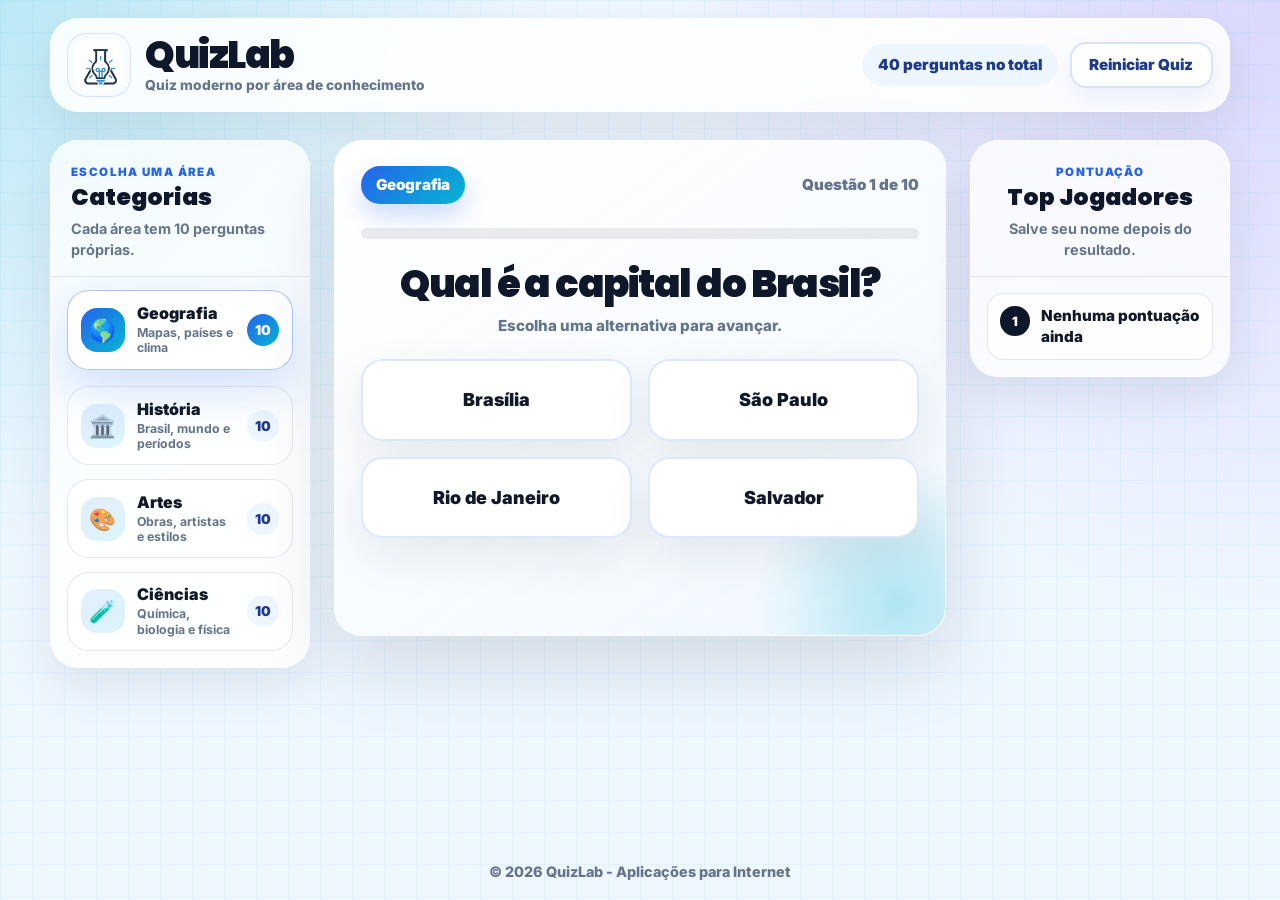
<file: QuizLab/index.html>
<!DOCTYPE html>
<html lang="pt-br">
<head>
    <meta charset="UTF-8">
    <meta name="viewport" content="width=device-width, initial-scale=1.0">
    <title>QuizLab - Quiz por Área</title>
    <link rel="preconnect" href="https://fonts.googleapis.com">
    <link rel="preconnect" href="https://fonts.gstatic.com" crossorigin>
    <link href="https://fonts.googleapis.com/css2?family=Inter:wght@400;500;600;700;800;900&family=Poppins:wght@700;800;900&display=swap" rel="stylesheet">
    <link rel="stylesheet" href="CSS/variables.css">
    <link rel="stylesheet" href="CSS/reset.css">
    <link rel="stylesheet" href="CSS/base.css">
    <link rel="stylesheet" href="CSS/layout.css">
    <link rel="stylesheet" href="CSS/Components/nav.css">
    <link rel="stylesheet" href="CSS/Components/btn.css">
    <link rel="stylesheet" href="CSS/Components/card.css">
    <link rel="stylesheet" href="CSS/Components/footer.css">
    <link rel="stylesheet" href="CSS/utilities.css">
</head>
<body>
    <div class="page-shell">
        <header class="header">
            <div class="header__inner">
                <a class="brand" href="#" aria-label="Página inicial do QuizLab">
                    <span class="brand__mark">
                        <img src="assets/logo-quizlab-icon.png" alt="Logo QuizLab" class="brand__logo">
                    </span>
                    <span class="brand__text">
                        <span class="brand__name">QuizLab</span>
                        <span class="brand__tagline">Quiz moderno por área de conhecimento</span>
                    </span>
                </a>

                <div class="header__actions">
                    <span class="header__pill">40 perguntas no total</span>
                    <button id="btn-reiniciar" class="btn btn--outline" type="button">Reiniciar Quiz</button>
                </div>
            </div>
        </header>

        <main class="app-layout" aria-label="Aplicação de quiz">
            <aside class="side-card categories-card" aria-labelledby="categories-title">
                <div class="side-card__header">
                    <span class="side-card__eyebrow">Escolha uma área</span>
                    <h2 id="categories-title" class="side-card__title">Categorias</h2>
                    <p class="side-card__text">Cada área tem 10 perguntas próprias.</p>
                </div>

                <ul class="category-list" aria-label="Categorias do quiz">
                    <li>
                        <button class="category-card category-card--active" type="button" data-category="Geografia">
                            <span class="category-card__icon" aria-hidden="true">🌎</span>
                            <span class="category-card__content">
                                <strong>Geografia</strong>
                                <small>Mapas, países e clima</small>
                            </span>
                            <span class="category-card__count">10</span>
                        </button>
                    </li>
                    <li>
                        <button class="category-card" type="button" data-category="História">
                            <span class="category-card__icon" aria-hidden="true">🏛️</span>
                            <span class="category-card__content">
                                <strong>História</strong>
                                <small>Brasil, mundo e períodos</small>
                            </span>
                            <span class="category-card__count">10</span>
                        </button>
                    </li>
                    <li>
                        <button class="category-card" type="button" data-category="Artes">
                            <span class="category-card__icon" aria-hidden="true">🎨</span>
                            <span class="category-card__content">
                                <strong>Artes</strong>
                                <small>Obras, artistas e estilos</small>
                            </span>
                            <span class="category-card__count">10</span>
                        </button>
                    </li>
                    <li>
                        <button class="category-card" type="button" data-category="Ciências">
                            <span class="category-card__icon" aria-hidden="true">🧪</span>
                            <span class="category-card__content">
                                <strong>Ciências</strong>
                                <small>Química, biologia e física</small>
                            </span>
                            <span class="category-card__count">10</span>
                        </button>
                    </li>
                </ul>
            </aside>

            <section class="quiz-card" aria-labelledby="question-text">
                <div class="quiz-card__glow" aria-hidden="true"></div>

                <div class="quiz-card__top">
                    <span id="category-label" class="quiz-card__badge">Geografia</span>
                    <p class="stats">Questão 1 de 10</p>
                </div>

                <div class="progress" aria-hidden="true">
                    <span id="progress-bar" class="progress__bar"></span>
                </div>

                <div class="quiz-card__body">
                    <h1 id="question-text" class="quiz-card__question">Carregando pergunta...</h1>
                    <p id="question-helper" class="quiz-card__helper">Escolha uma alternativa para avançar.</p>
                </div>

                <div class="quiz-grid" aria-live="polite"></div>
            </section>

            <aside class="side-card ranking-card" aria-labelledby="ranking-title">
                <div class="side-card__header side-card__header--center">
                    <span class="side-card__eyebrow">Pontuação</span>
                    <h2 id="ranking-title" class="side-card__title">Top Jogadores</h2>
                    <p class="side-card__text">Salve seu nome depois do resultado.</p>
                </div>

                <ol id="leaderboard-list" class="leaderboard-list">
                    <li>Nenhuma pontuação ainda</li>
                </ol>
            </aside>
        </main>

        <footer class="footer">
            <p class="footer__text">&copy; <span id="year"></span> QuizLab - Aplicações para Internet</p>
        </footer>
    </div>

    <script defer src="js/main.js"></script>
    <script defer src="js/app.js"></script>
</body>
</html>
</file>
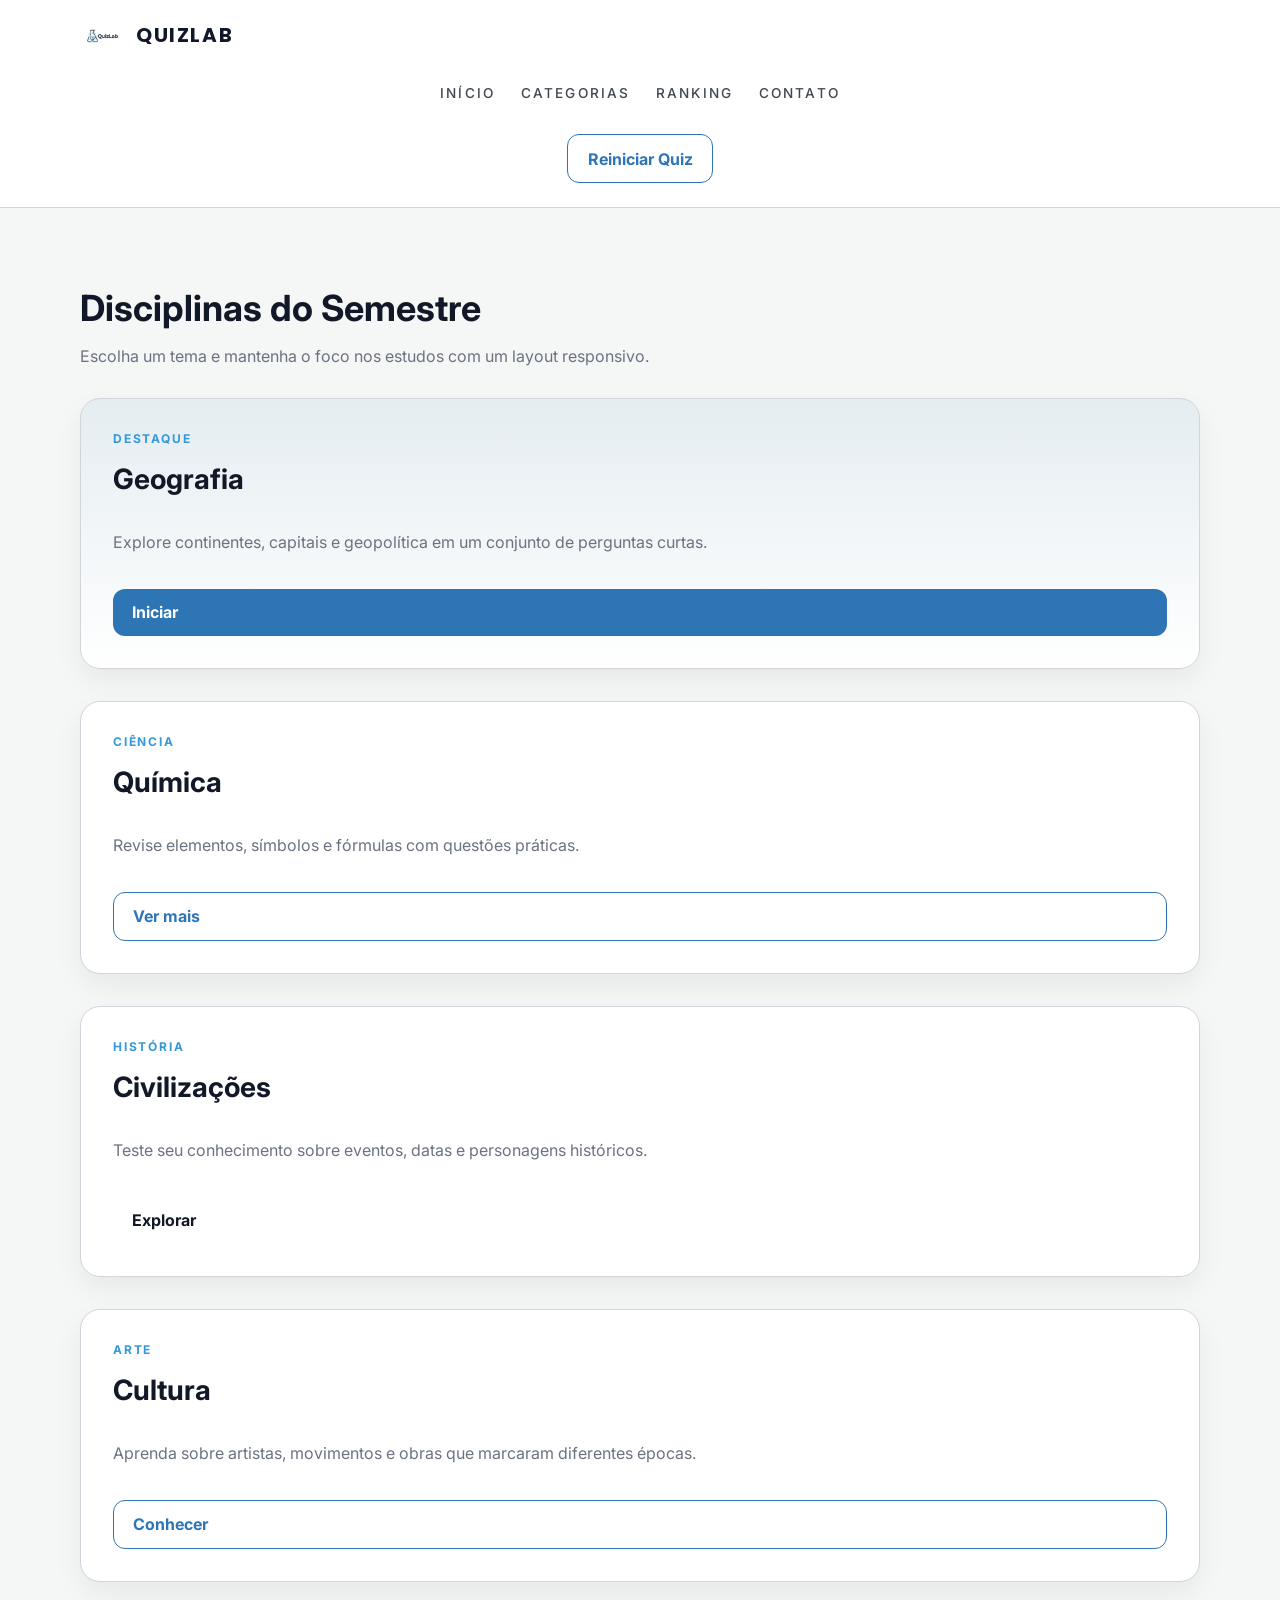
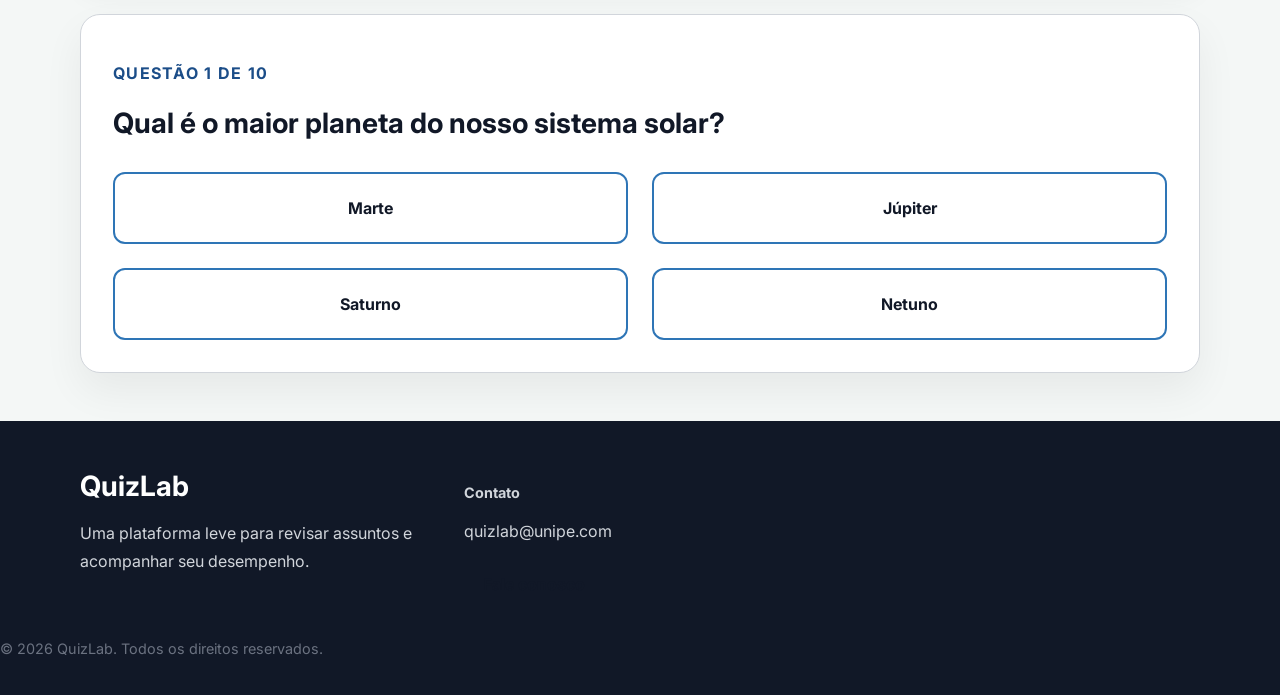
<file: Quiz/Quiz/index.html>
<!DOCTYPE html>
<html lang="pt-br">
<head>
    <meta charset="UTF-8">
    <meta name="viewport" content="width=device-width, initial-scale=1.0">
    <title>QuizLab - Conhecimentos Gerais</title>
    <link rel="preconnect" href="https://fonts.googleapis.com">
    <link rel="preconnect" href="https://fonts.gstatic.com" crossorigin>
    <link href="https://fonts.googleapis.com/css2?family=Inter:wght@400;500;700&family=Poppins:wght@700&display=swap" rel="stylesheet">
    <link rel="stylesheet" href="CSS/tokens/primitives.css">
    <link rel="stylesheet" href="CSS/tokens/semantic.css">
    <link rel="stylesheet" href="CSS/tokens/spacing.css">
    <link rel="stylesheet" href="CSS/tokens/typography.css">
    <link rel="stylesheet" href="CSS/reset.css">
    <link rel="stylesheet" href="CSS/base.css">
    <link rel="stylesheet" href="CSS/layout.css">
    <link rel="stylesheet" href="CSS/Components/nav.css">
    <link rel="stylesheet" href="CSS/Components/card.css">
    <link rel="stylesheet" href="CSS/Components/footer.css">
    <link rel="stylesheet" href="CSS/Components/btn.css">
    <link rel="stylesheet" href="CSS/utilities.css">
</head>
<body>
    <header class="header">
        <div class="header__inner container">
            <a href="#" class="header__brand">
                <img src="assets/logo-quizlab.png" alt="Logo QuizLab" class="header__brand-logo">
                <span>QuizLab</span>
            </a>
            <button class="header__toggle" type="button" aria-label="Abrir menu" aria-expanded="false">
                <span class="header__toggle-icon"></span>
            </button>
        </div>
        <nav class="header__nav container" aria-label="Menu principal">
            <ul class="header__list">
                <li><a class="header__link" href="#">Início</a></li>
                <li><a class="header__link" href="#">Categorias</a></li>
                <li><a class="header__link" href="#">Ranking</a></li>
                <li><a class="header__link" href="#">Contato</a></li>
            </ul>
            <div class="header__actions">
                <button id="btn-reiniciar" class="btn btn--outline" type="button">Reiniciar Quiz</button>
            </div>
        </nav>
    </header>

    <main class="main">
        <section class="section container">
            <div class="section__header">
                <h2 class="section__title">Disciplinas do Semestre</h2>
                <p class="section__subtitle">Escolha um tema e mantenha o foco nos estudos com um layout responsivo.</p>
            </div>

            <div class="cards-grid">
                <article class="card card--featured">
                    <span class="card__eyebrow">Destaque</span>
                    <h3 class="card__title">Geografia</h3>
                    <p class="card__text">Explore continentes, capitais e geopolítica em um conjunto de perguntas curtas.</p>
                    <button class="btn btn--primary" type="button">Iniciar</button>
                </article>

                <article class="card">
                    <span class="card__eyebrow">Ciência</span>
                    <h3 class="card__title">Química</h3>
                    <p class="card__text">Revise elementos, símbolos e fórmulas com questões práticas.</p>
                    <button class="btn btn--outline" type="button">Ver mais</button>
                </article>

                <article class="card">
                    <span class="card__eyebrow">História</span>
                    <h3 class="card__title">Civilizações</h3>
                    <p class="card__text">Teste seu conhecimento sobre eventos, datas e personagens históricos.</p>
                    <button class="btn btn--ghost" type="button">Explorar</button>
                </article>

                <article class="card">
                    <span class="card__eyebrow">Arte</span>
                    <h3 class="card__title">Cultura</h3>
                    <p class="card__text">Aprenda sobre artistas, movimentos e obras que marcaram diferentes épocas.</p>
                    <button class="btn btn--outline" type="button">Conhecer</button>
                </article>
            </div>

            <article class="quiz-box u-mt-lg">
                <p class="stats">Questão 1 de 10</p>
                <h2 id="question-text">Qual é o maior planeta do nosso sistema solar?</h2>
                <div class="quiz-grid">
                    <button class="answer-card">Marte</button>
                    <button class="answer-card">Júpiter</button>
                    <button class="answer-card">Saturno</button>
                    <button class="answer-card">Netuno</button>
                </div>
            </article>
        </section>
    </main>

    <footer class="footer">
        <div class="footer__inner container">
            <div class="footer__col">
                <a href="#" class="footer__brand">QuizLab</a>
                <p class="footer__text">Uma plataforma leve para revisar assuntos e acompanhar seu desempenho.</p>
            </div>
            <div class="footer__col">
                <h3 class="footer__title">Contato</h3>
                <p class="footer__text">quizlab@unipe.com</p>
                <button class="btn btn--ghost" type="button">Fale conosco</button>
            </div>
        </div>
        <p class="footer__legal">&copy; <span id="year"></span> QuizLab. Todos os direitos reservados.</p>
    </footer>

    <script defer src="js/main.js"></script>
    <script defer src="js/app.js"></script>
</body>
</html>
</file>
<file: QuizLab/CSS/variables.css>
:root {
    --font-sans: 'Inter', system-ui, -apple-system, BlinkMacSystemFont, 'Segoe UI', sans-serif;
    --font-display: 'Poppins', system-ui, sans-serif;

    --color-primary-950: #0f172a;
    --color-primary-800: #1e3a8a;
    --color-primary-700: #1d4ed8;
    --color-primary-600: #2563eb;
    --color-primary-500: #3b82f6;
    --color-cyan: #06b6d4;
    --color-purple: #8b5cf6;
    --color-green: #22c55e;
    --color-red: #ef4444;
    --color-bg-body: #eef6ff;
    --color-bg-surface: rgba(255, 255, 255, 0.86);
    --color-border: rgba(15, 23, 42, 0.10);
    --color-text: #111827;
    --color-muted: #64748b;

    --space-xs: 0.5rem;
    --space-sm: 0.75rem;
    --space-md: 1rem;
    --space-lg: 1.5rem;
    --space-xl: 2rem;
    --space-xxl: 3rem;

    --radius-sm: 0.65rem;
    --radius-md: 1rem;
    --radius-lg: 1.35rem;
    --radius-xl: 1.75rem;
    --radius-pill: 999px;

    --border-thin: 1px;
    --border-base: 2px;

    --shadow-card: 0 18px 48px rgba(15, 23, 42, 0.08);
    --shadow-soft: 0 28px 80px rgba(15, 23, 42, 0.12);
    --shadow-hover: 0 22px 48px rgba(37, 99, 235, 0.18);

    --fs-sm: 0.9rem;
    --fs-base: clamp(0.95rem, 1.1vw, 1rem);
    --fs-h1: clamp(2rem, 3vw, 3.35rem);
    --fs-h2: clamp(1.35rem, 1.8vw, 1.8rem);
    --fs-h3: clamp(1rem, 1.4vw, 1.15rem);
}
</file>
<file: QuizLab/CSS/base.css>
html {
    scroll-behavior: smooth;
}

body {
    min-height: 100vh;
    font-family: var(--font-sans);
    font-size: var(--fs-base);
    color: var(--color-text);
    background:
        linear-gradient(90deg, rgba(14, 165, 233, 0.055) 1px, transparent 1px),
        linear-gradient(180deg, rgba(14, 165, 233, 0.055) 1px, transparent 1px),
        radial-gradient(circle at top left, rgba(6, 182, 212, 0.22), transparent 34rem),
        radial-gradient(circle at top right, rgba(139, 92, 246, 0.20), transparent 38rem),
        var(--color-bg-body);
    background-size: 32px 32px, 32px 32px, auto, auto, auto;
}

.page-shell {
    min-height: 100vh;
    display: flex;
    flex-direction: column;
}

button {
    cursor: pointer;
}

button:focus-visible,
a:focus-visible,
input:focus-visible {
    outline: 3px solid rgba(37, 99, 235, 0.35);
    outline-offset: 3px;
}
</file>
<file: QuizLab/CSS/layout.css>
.header {
    padding: 1.15rem 1rem 0;
}

.header__inner,
.app-layout {
    width: min(1180px, calc(100% - 2rem));
    margin-inline: auto;
}

.header__inner {
    min-height: 5.6rem;
    display: flex;
    align-items: center;
    justify-content: space-between;
    gap: 1rem;
    padding: 0.85rem 1rem;
    background: rgba(255, 255, 255, 0.88);
    border: 1px solid rgba(255, 255, 255, 0.78);
    border-radius: 1.75rem;
    box-shadow: var(--shadow-card);
    backdrop-filter: blur(16px);
}

.header__actions {
    display: flex;
    align-items: center;
    justify-content: flex-end;
    flex-wrap: wrap;
    gap: 0.75rem;
}

.header__pill {
    min-height: 2.65rem;
    display: inline-flex;
    align-items: center;
    justify-content: center;
    padding: 0.55rem 1rem;
    border-radius: var(--radius-pill);
    background: #eef6ff;
    color: var(--color-primary-800);
    font-weight: 900;
}

.app-layout {
    flex: 1;
    display: grid;
    grid-template-columns: 260px minmax(0, 1fr) 260px;
    gap: 1.5rem;
    align-items: start;
    margin-block: 1.75rem;
}

.quiz-card {
    min-height: 31rem;
    display: flex;
    flex-direction: column;
    gap: var(--space-lg);
    padding: clamp(1.35rem, 2vw, 2.25rem);
    background:
        linear-gradient(145deg, rgba(255, 255, 255, 0.94), rgba(239, 246, 255, 0.84)),
        var(--color-bg-surface);
    border: 1px solid rgba(255, 255, 255, 0.78);
    border-radius: var(--radius-xl);
    box-shadow: var(--shadow-soft);
    backdrop-filter: blur(16px);
    overflow: hidden;
    position: relative;
}

.quiz-card__glow {
    position: absolute;
    right: -6rem;
    bottom: -7rem;
    width: 18rem;
    height: 18rem;
    border-radius: 50%;
    background: radial-gradient(circle, rgba(6, 182, 212, 0.28), transparent 70%);
    pointer-events: none;
}

.quiz-card__top {
    display: flex;
    align-items: center;
    justify-content: space-between;
    gap: 0.75rem;
    flex-wrap: wrap;
    position: relative;
    z-index: 1;
}

.quiz-card__body {
    display: grid;
    gap: 0.65rem;
    text-align: center;
    position: relative;
    z-index: 1;
}

.quiz-card__question {
    max-width: 46rem;
    margin: 0 auto;
    font-family: var(--font-display);
    font-size: var(--fs-h1);
    font-weight: 900;
    line-height: 1.1;
    letter-spacing: -0.04em;
    color: var(--color-primary-950);
}

.quiz-card__helper {
    margin: 0;
    color: var(--color-muted);
    font-weight: 800;
}

.quiz-grid {
    width: min(46rem, 100%);
    margin: 0 auto;
    display: grid;
    grid-template-columns: repeat(2, minmax(0, 1fr));
    gap: 1rem;
    position: relative;
    z-index: 1;
}

@media (max-width: 1080px) {
    .app-layout {
        grid-template-columns: 240px minmax(0, 1fr);
    }

    .ranking-card {
        grid-column: 1 / -1;
    }
}

@media (max-width: 820px) {
    .header__inner {
        align-items: flex-start;
        flex-direction: column;
    }

    .header__actions {
        width: 100%;
        justify-content: flex-start;
    }

    .app-layout {
        grid-template-columns: 1fr;
    }
}

@media (max-width: 560px) {
    .header {
        padding-top: 0.75rem;
    }

    .header__inner,
    .app-layout {
        width: min(100% - 1rem, 1180px);
    }

    .quiz-card {
        min-height: auto;
        padding: 1.15rem;
        border-radius: 1.35rem;
    }

    .quiz-grid {
        grid-template-columns: 1fr;
    }
}
</file>
<file: QuizLab/CSS/Components/nav.css>
.brand {
    display: inline-flex;
    align-items: center;
    gap: 0.9rem;
    min-width: 0;
}

.brand__mark {
    width: 4rem;
    height: 4rem;
    flex: 0 0 auto;
    display: grid;
    place-items: center;
    border-radius: 1.2rem;
    background: #ffffff;
    border: 1px solid rgba(37, 99, 235, 0.18);
    box-shadow: inset 0 0 0 6px rgba(59, 130, 246, 0.035);
}

.brand__logo {
    width: 2.25rem;
    height: auto;
}

.brand__text {
    display: grid;
    gap: 0.1rem;
}

.brand__name {
    font-family: var(--font-display);
    font-size: clamp(1.75rem, 3vw, 2.35rem);
    font-weight: 900;
    line-height: 1;
    letter-spacing: -0.04em;
    color: var(--color-primary-950);
}

.brand__tagline {
    color: var(--color-muted);
    font-weight: 800;
    font-size: 0.86rem;
}

@media (max-width: 420px) {
    .brand__tagline {
        display: none;
    }
}
</file>
<file: QuizLab/CSS/Components/btn.css>
.btn {
    min-height: 2.8rem;
    display: inline-flex;
    align-items: center;
    justify-content: center;
    gap: 0.5rem;
    padding: 0.7rem 1.1rem;
    border-radius: var(--radius-md);
    font-weight: 900;
    transition: transform 0.2s ease, box-shadow 0.2s ease, background-color 0.2s ease;
}

.btn:hover {
    transform: translateY(-2px);
}

.btn--outline {
    background: #ffffff;
    border: var(--border-base) solid rgba(37, 99, 235, 0.18);
    color: var(--color-primary-800);
    box-shadow: 0 10px 24px rgba(37, 99, 235, 0.08);
}

.btn--outline:hover {
    border-color: rgba(37, 99, 235, 0.36);
    box-shadow: var(--shadow-hover);
}
</file>
<file: QuizLab/CSS/Components/card.css>
.side-card {
    background: rgba(255, 255, 255, 0.78);
    border: 1px solid rgba(255, 255, 255, 0.78);
    border-radius: var(--radius-xl);
    box-shadow: var(--shadow-card);
    backdrop-filter: blur(16px);
    overflow: hidden;
}

.side-card__header {
    padding: 1.25rem 1.25rem 1rem;
    border-bottom: 1px solid var(--color-border);
}

.side-card__header--center {
    text-align: center;
}

.side-card__eyebrow {
    display: inline-flex;
    margin-bottom: 0.35rem;
    color: var(--color-primary-600);
    text-transform: uppercase;
    letter-spacing: 0.12em;
    font-size: 0.72rem;
    font-weight: 900;
}

.side-card__title {
    margin: 0;
    font-family: var(--font-display);
    font-size: var(--fs-h2);
    font-weight: 900;
    line-height: 1.15;
    color: var(--color-primary-950);
}

.side-card__text {
    margin: 0.5rem 0 0;
    color: var(--color-muted);
    font-size: var(--fs-sm);
    font-weight: 700;
    line-height: 1.45;
}

.category-list {
    list-style: none;
    display: grid;
    gap: 0.85rem;
    padding: 1rem;
}

.category-card {
    width: 100%;
    min-height: 4.8rem;
    display: grid;
    grid-template-columns: auto minmax(0, 1fr) auto;
    align-items: center;
    gap: 0.75rem;
    text-align: left;
    color: var(--color-text);
    background: rgba(255, 255, 255, 0.72);
    border: 1px solid var(--color-border);
    border-radius: var(--radius-lg);
    padding: 0.8rem;
    transition: transform 0.2s ease, background-color 0.2s ease, border-color 0.2s ease, box-shadow 0.2s ease;
}

.category-card__icon {
    width: 2.75rem;
    height: 2.75rem;
    display: grid;
    place-items: center;
    border-radius: 1rem;
    background: linear-gradient(135deg, rgba(59, 130, 246, 0.14), rgba(6, 182, 212, 0.14));
    font-size: 1.35rem;
}

.category-card__content {
    min-width: 0;
}

.category-card__content strong,
.category-card__content small {
    display: block;
    overflow-wrap: anywhere;
}

.category-card__content strong {
    font-size: 1rem;
    font-weight: 900;
    line-height: 1.15;
}

.category-card__content small {
    margin-top: 0.15rem;
    color: var(--color-muted);
    font-size: 0.77rem;
    font-weight: 700;
    line-height: 1.25;
}

.category-card__count {
    width: 2rem;
    height: 2rem;
    display: grid;
    place-items: center;
    border-radius: 50%;
    background: #eef6ff;
    color: var(--color-primary-800);
    font-weight: 900;
    font-size: 0.85rem;
}

.category-card:hover,
.category-card--active {
    transform: translateY(-3px);
    background: #ffffff;
    border-color: rgba(37, 99, 235, 0.36);
    box-shadow: var(--shadow-hover);
}

.category-card--active .category-card__icon,
.category-card--active .category-card__count {
    background: linear-gradient(135deg, var(--color-primary-600), var(--color-cyan));
    color: #ffffff;
}

.quiz-card__badge {
    min-height: 2.35rem;
    display: inline-flex;
    align-items: center;
    justify-content: center;
    padding: 0.4rem 0.95rem;
    border-radius: var(--radius-pill);
    background: linear-gradient(135deg, var(--color-primary-600), var(--color-cyan));
    color: #ffffff;
    font-weight: 900;
    box-shadow: 0 12px 24px rgba(37, 99, 235, 0.22);
}

.stats {
    margin: 0;
    color: var(--color-muted);
    font-weight: 900;
}

.progress {
    width: 100%;
    height: 0.72rem;
    background: rgba(15, 23, 42, 0.08);
    border-radius: var(--radius-pill);
    overflow: hidden;
    position: relative;
    z-index: 1;
}

.progress__bar {
    display: block;
    width: 0%;
    height: 100%;
    border-radius: inherit;
    background: linear-gradient(90deg, var(--color-primary-600), var(--color-cyan), var(--color-purple));
    transition: width 0.25s ease;
}

.answer-card {
    width: 100%;
    min-height: 5.1rem;
    display: grid;
    place-items: center;
    padding: 1rem;
    border-radius: var(--radius-lg);
    border: var(--border-base) solid rgba(37, 99, 235, 0.15);
    background: #ffffff;
    color: var(--color-text);
    font-size: var(--fs-h3);
    font-weight: 900;
    text-align: center;
    box-shadow: var(--shadow-card);
    transition: background-color 0.2s ease, color 0.2s ease, transform 0.2s ease, border-color 0.2s ease, box-shadow 0.2s ease;
}

.answer-card:hover:not(:disabled) {
    background: var(--color-primary-800);
    border-color: var(--color-primary-800);
    color: #ffffff;
    transform: translateY(-4px);
    box-shadow: var(--shadow-hover);
}

.answer-card.correct {
    background: var(--color-green);
    border-color: var(--color-green);
    color: #ffffff;
}

.answer-card.wrong {
    background: #fee2e2;
    border-color: var(--color-red);
    color: #991b1b;
}

.answer-card:disabled {
    cursor: not-allowed;
    opacity: 0.92;
}

.result-summary {
    grid-column: 1 / -1;
    width: min(34rem, 100%);
    margin-inline: auto;
    display: grid;
    gap: 1rem;
    text-align: center;
}

.result-summary p {
    margin: 0;
    line-height: 1.65;
}

.result-summary strong {
    color: var(--color-primary-800);
}

.answer-card.action-card {
    min-height: 3.75rem;
    width: min(22rem, 100%);
    margin-inline: auto;
}

.save-score-box {
    width: min(26rem, 100%);
    margin: 0.5rem auto 0;
    display: grid;
    gap: 0.75rem;
    padding: 1rem;
    border-radius: 1.25rem;
    background: rgba(255, 255, 255, 0.88);
    border: 1px solid rgba(15, 23, 42, 0.1);
}

.save-score-box__label {
    text-align: left;
    font-weight: 900;
    color: var(--color-primary-950);
}

.player-name-input {
    width: 100%;
    min-height: 3.2rem;
    padding: 0.85rem 1rem;
    border: 2px solid rgba(37, 99, 235, 0.18);
    border-radius: 1rem;
    background: #ffffff;
    color: var(--color-text);
    font: inherit;
    font-weight: 800;
}

.player-name-input:focus {
    outline: 3px solid rgba(37, 99, 235, 0.25);
    border-color: var(--color-primary-500);
}

.player-name-input:disabled {
    opacity: 0.75;
    cursor: not-allowed;
}

.save-message {
    min-height: 1.4rem;
    margin: 0;
    font-weight: 900;
}

.save-message--success {
    color: #16a34a;
}

.save-message--error {
    color: #dc2626;
}

.leaderboard-list {
    list-style: none;
    display: grid;
    gap: 0.8rem;
    padding: 1rem;
    counter-reset: ranking;
}

.leaderboard-list li {
    counter-increment: ranking;
    display: grid;
    grid-template-columns: auto 1fr;
    align-items: start;
    gap: 0.7rem;
    min-height: 3.15rem;
    padding: 0.75rem;
    border-radius: var(--radius-md);
    background: rgba(255, 255, 255, 0.76);
    border: 1px solid var(--color-border);
    color: var(--color-text);
    font-weight: 850;
    line-height: 1.35;
}

.leaderboard-list li::before {
    content: counter(ranking);
    width: 1.85rem;
    height: 1.85rem;
    display: grid;
    place-items: center;
    border-radius: 50%;
    background: var(--color-primary-950);
    color: #ffffff;
    font-size: 0.8rem;
    font-weight: 900;
}

.leaderboard-list span {
    min-width: 0;
    overflow-wrap: anywhere;
}

.leaderboard-list small {
    display: block;
    color: var(--color-muted);
    font-weight: 700;
    margin-top: 0.15rem;
}
</file>
<file: QuizLab/CSS/Components/footer.css>
.footer {
    padding: 0 1rem 1.25rem;
    text-align: center;
}

.footer__text {
    margin: 0;
    color: var(--color-muted);
    font-size: var(--fs-sm);
    font-weight: 800;
}
</file>
<file: QuizLab/CSS/utilities.css>
.u-text-center {
    text-align: center;
}

.sr-only {
    position: absolute;
    width: 1px;
    height: 1px;
    padding: 0;
    margin: -1px;
    overflow: hidden;
    clip: rect(0, 0, 0, 0);
    white-space: nowrap;
    border: 0;
}
</file>
<file: Quiz/Quiz/CSS/tokens/primitives.css>
/*
 Convenção de tokens (PT-BR)
 - Primitives: valores de baixo nível, prefixados com '_' (ex.: --_color-primary-500).
     NÃO referencie primitivos diretamente no CSS de componentes — utilize tokens semânticos.
 - Semânticos: mapeiam primitivos para intenções de uso (ex.: --color-bg-surface, --color-text).
     Componentes devem referenciar apenas tokens semânticos para permitir theming centralizado.
 - Espaçamento: siga uma escala previsível (múltiplos de 4px) e exponha aliases (--space-4, --space-md).
 - Tipografia: centralize família, tamanhos e pesos em `typography.css`.
 - Theming: sobrescreva tokens semânticos via `[data-theme="dark"]` em `semantic.css`.
 - Arquivos: tokens/primitives.css, tokens/semantic.css, tokens/spacing.css, tokens/typography.css
 - Nomeação: use kebab-case e nomes descritivos (evite nomes de cores para tokens de uso).
*/
:root {
    /* Primitives: underscored names signal internal primitives */
    /* Palette */
    --_color-primary-500: #2E75B6;
    --_color-primary-700: #1B4D88;
    --_color-accent: #3498db;
    --_color-success: #27ae60;
    --_color-danger: #E53E3E;

    --_neutral-50: #F9FAFB;
    --_neutral-100: #F4F7F6;
    --_neutral-900: #111827;
    --_gray-800: #1F2937;
    --_gray-900: #111827;

    --_color-bg-body: #f4f7f6;
    --_color-bg-surface: #ffffff;
    --_color-border: #d1d5db;
    --_color-text: #111827;
    --_color-muted: #6b7280;
    --_color-footer-bg: #111827;
    --_color-footer-text: #d1d5db;

    /* Helpers / overlays / shadows */
    --_overlay-dark: rgba(17, 24, 39, 0.94);
    --_border-muted-light: rgba(255, 255, 255, 0.08);
    --_primary-overlay-08: rgba(46, 117, 182, 0.08);
    --_shadow-1: 0 18px 40px rgba(0, 0, 0, 0.06);
    --_shadow-2: 0 12px 28px rgba(0, 0, 0, 0.06);
    --_shadow-3: 0 20px 45px rgba(0, 0, 0, 0.12);
    --_shadow-small: 0 8px 24px rgba(0, 0, 0, 0.08);
    --_border-strong: rgba(0, 0, 0, 0.12);

    /* Alerts */
    --_danger-bg: #f8d7da;
    --_danger-border: #e74c3c;
    --_danger-text: #9b2c2c;

    /* Spacing primitives (base) */
    --_space-1: 0.25rem;
    --_space-2: 0.5rem;
    --_space-3: 0.75rem;
    --_space-4: 1rem;
    --_space-6: 1.5rem;
    --_space-8: 2rem;
    --_space-12: 3rem;
    --_space-16: 4rem;

    /* Radii */
    --_radius-sm: 0.5rem;
    --_radius-md: 0.75rem;
    --_radius-lg: 1.25rem;

    /* Borders */
    --_border-thin: 1px;
    --_border-base: 2px;

    /* Typography primitives */
    --_font-sans: 'Inter', system-ui, sans-serif;
    --_font-display: 'Poppins', system-ui, sans-serif;

br
    --_fs-base: clamp(0.9375rem, 1.5vw, 1rem);
    --_fs-sm: 0.9rem;
    --_fs-h1: clamp(2rem, 4vw, 3rem);
    --_fs-h2: clamp(1.5rem, 3.5vw, 2.25rem);
    --_fs-h3: clamp(1.25rem, 2.5vw, 1.75rem);
}

@media (prefers-color-scheme: dark) {
    :root {
        --_color-bg-body: #111827;
        --_color-bg-surface: #1f2937;
        --_color-text: #f9fafb;
        --_color-border: #374151;
        --_color-footer-bg: #0f172a;
        --_color-footer-text: #cbd5e1;
    }
}
</file>
<file: Quiz/Quiz/CSS/tokens/spacing.css>
/*
 Escala de espaçamento — múltiplos de 4px quando possível.
 Use aliases compatíveis para manter retrocompatibilidade.
*/
:root {
    --space-0: 0rem;
    --space-1: 0.25rem; /* 4px */
    --space-2: 0.5rem;  /* 8px */
    --space-3: 0.75rem; /* 12px */
    --space-4: 1rem;    /* 16px */
    --space-6: 1.5rem;  /* 24px */
    --space-8: 2rem;    /* 32px */
    --space-12: 3rem;   /* 48px */
    --space-16: 4rem;   /* 64px */

    /* Backwards-compatible aliases used elsewhere */
    --space-xxs: var(--space-1);
    --space-xs: var(--space-2);
    --space-sm: var(--space-3);
    --space-md: var(--space-6);
    --space-lg: var(--space-8);
    --space-xl: var(--space-12);
    --space-xxl: var(--space-16);
}
</file>
<file: Quiz/Quiz/CSS/tokens/typography.css>
/*
 Tokens de tipografia — família, tamanhos e escala tipográfica centralizada.
 Referencie estes tokens nos componentes para consistência.
*/
:root {
    --font-sans: var(--_font-sans);
    --font-display: var(--_font-display);

    --fs-base: var(--_fs-base);
    --fs-sm: var(--_fs-sm);
    --fs-h1: var(--_fs-h1);
    --fs-h2: var(--_fs-h2);
    --fs-h3: var(--_fs-h3);

    --radius-sm: var(--_radius-sm);
    --radius-md: var(--_radius-md);
    --radius-lg: var(--_radius-lg);

    --border-thin: var(--_border-thin);
    --border-base: var(--_border-base);
}
</file>
<file: Quiz/Quiz/CSS/base.css>
@layer base {
    :root {
        font-family: var(--font-sans);
    }

    html {
        scroll-behavior: smooth;
    }

    body {
        min-height: 100vh;
        background-color: var(--color-bg-body);
        color: var(--color-text);
    }

    body, button, input, textarea, select {
        font: inherit;
    }

    img, picture, svg, video {
        max-width: 100%;
        display: block;
    }

    button {
        border: none;
        background: none;
    }

    ul {
        list-style: none;
    }

    a {
        color: inherit;
        text-decoration: none;
    }

    section {
        padding: var(--space-xl) 0;
    }

    .container {
        width: min(1120px, calc(100% - 2rem));
        margin: 0 auto;
    }
}

@layer overrides {
    html {
        font-size: clamp(16px, 1.1vw, 20px);
    }

    @media (min-width: 1600px) {
        html {
            font-size: 18px;
        }
    }

    body {
        overflow-x: hidden;
    }

    button, .btn, .answer-card, .header__link {
        min-height: 44px;
    }

    input, select, textarea {
        font-size: max(16px, 1rem);
    }

    :focus-visible {
        outline: 3px solid var(--color-primary-500);
        outline-offset: 3px;
        border-radius: var(--radius-sm);
    }

    .answer-card:focus-visible {
        outline: 3px solid var(--color-primary-500);
        outline-offset: 3px;
    }
}
</file>
<file: Quiz/Quiz/CSS/layout.css>
@layer layout {
    .main {
        background-color: var(--color-bg-body);
    }

    .section__header {
        margin-bottom: var(--space-lg);
    }

    .section__title {
        font-size: var(--fs-h2);
        margin-bottom: 0.5rem;
    }

    .section__subtitle {
        color: var(--color-muted);
        max-width: 56rem;
    }

    .cards-grid {
        display: grid;
        gap: var(--space-lg);
        container-type: inline-size;
        container-name: cards;
    }

    @container cards (min-width: 768px) {
        .cards-grid {
            grid-template-columns: repeat(2, minmax(0, 1fr));
        }
    }

    @container cards (min-width: 1200px) {
        .cards-grid {
            grid-template-columns: repeat(3, minmax(0, 1fr));
        }

        .card--featured {
            grid-column: span 2;
        }
    }

    .quiz-box {
        background: var(--color-bg-surface);
        border: var(--border-thin) solid var(--color-border);
        border-radius: var(--radius-lg);
        box-shadow: var(--shadow-1);
        padding: var(--space-lg);
        container-type: inline-size;
        container-name: quiz;
    }

    .quiz-box .stats {
        color: var(--color-primary-700);
        font-weight: 700;
        text-transform: uppercase;
        letter-spacing: 0.08em;
        margin-bottom: 0.75rem;
    }

    .quiz-box h2 {
        font-size: var(--fs-h3);
        margin-bottom: var(--space-lg);
    }

    .quiz-grid {
        display: grid;
        gap: var(--space-md);
        grid-template-columns: repeat(auto-fit, minmax(210px, 1fr));
    }

    @container quiz (min-width: 520px) {
        .quiz-grid {
            grid-template-columns: repeat(2, minmax(0, 1fr));
        }
    }
}
</file>
<file: Quiz/Quiz/CSS/Components/nav.css>
@layer components {
    .header {
        position: sticky;
        top: 0;
        z-index: 30;
        background-color: var(--color-bg-surface);
        backdrop-filter: blur(12px);
        border-bottom: 1px solid var(--color-border);
        transition: box-shadow 0.3s ease, padding 0.3s ease, background-color 0.3s ease;
    }

    @media (prefers-color-scheme: dark) {
        .header {
            background-color: var(--color-overlay-dark);
            border-bottom-color: var(--color-border-muted-light);
        }

        .header--scrolled {
            background-color: var(--color-overlay-dark);
            border-bottom-color: var(--color-border-muted-light);
        }
    }

    .header--scrolled {
        box-shadow: var(--shadow-small);
        background-color: var(--color-bg-surface);
    }

    .header--scrolled .header__inner {
        padding-top: calc(var(--space-md) / 2);
        padding-bottom: calc(var(--space-md) / 2);
    }

    .header__inner {
        display: flex;
        align-items: center;
        justify-content: space-between;
        gap: var(--space-sm);
        padding: var(--space-md) 0;
    }

    .header__brand {
        display: inline-flex;
        align-items: center;
        gap: 0.75rem;
        font-family: var(--font-display);
        font-size: 1.25rem;
        font-weight: 700;
        color: var(--color-text);
        text-transform: uppercase;
        letter-spacing: 0.08em;
    }

    .header__brand-logo {
        display: inline-block;
        width: 2.75rem;
        height: auto;
    }

    .header__brand span {
        display: inline-block;
        line-height: 1.1;
    }

    .header__toggle {
        display: inline-flex;
        align-items: center;
        justify-content: center;
        width: 2.75rem;
        height: 2.75rem;
        border-radius: 50%;
        background: transparent;
        cursor: pointer;
        border: 1px solid var(--color-border-strong);
    }

    .header__toggle-icon {
        position: relative;
        width: 1.5rem;
        height: 0.12rem;
        background: var(--color-text);
        transition: transform 0.25s ease, background-color 0.25s ease;
    }

    .header__toggle-icon::before,
    .header__toggle-icon::after {
        content: '';
        position: absolute;
        left: 0;
        width: 1.5rem;
        height: 0.12rem;
        background: var(--color-text);
        transition: transform 0.25s ease;
    }

    .header__toggle-icon::before {
        top: -0.45rem;
    }

    .header__toggle-icon::after {
        top: 0.45rem;
    }

    .header__toggle--open .header__toggle-icon {
        background: transparent;
    }

    .header__toggle--open .header__toggle-icon::before {
        transform: translateY(0.45rem) rotate(45deg);
    }

    .header__toggle--open .header__toggle-icon::after {
        transform: translateY(-0.45rem) rotate(-45deg);
    }

    .header__nav {
        display: flex;
        flex-direction: column;
        align-items: center;
        gap: var(--space-md);
        width: 100%;
        padding: var(--space-xs) 0 var(--space-md);
        margin-top: 0.25rem;
    }

    .header__list {
        display: flex;
        align-items: center;
        justify-content: center;
        gap: calc(var(--space-lg) / 1.2);
        flex-wrap: wrap;
    }

    .header__link {
        color: var(--color-text);
        font-weight: 500;
        text-transform: uppercase;
        letter-spacing: 0.15em;
        font-size: 0.85rem;
        padding: 0.25rem 0;
        transition: color 0.2s ease, opacity 0.2s ease;
        opacity: 0.8;
    }

    .header__link:hover,
    .header__link:focus-visible {
        color: var(--color-primary-700);
        opacity: 1;
    }

    .header__actions {
        display: flex;
        align-items: center;
        justify-content: center;
        min-width: 0;
        padding-top: var(--space-xs);
    }

    @media (max-width: 767px) {
        .header__inner {
            position: relative;
            padding-bottom: 0;
        }

        .header__toggle {
            display: inline-flex;
        }

        .header__nav {
            position: static;
            flex-direction: column;
            align-items: stretch;
            gap: var(--space-md);
            padding: var(--space-lg) var(--space-md);
            background: var(--color-bg-surface);
            border-bottom-left-radius: var(--radius-lg);
            border-bottom-right-radius: var(--radius-lg);
            border-top: var(--border-thin) solid var(--color-border);
            box-shadow: var(--shadow-3);
            display: none;
            z-index: 25;
        }

        .header__nav.header__nav--open {
            display: flex;
        }

        .header__list {
            flex-direction: column;
            gap: 1rem;
        }

        .header__link {
            display: block;
            width: 100%;
            padding: 0.75rem 0.75rem;
            font-size: 1rem;
            letter-spacing: 0.12em;
            color: var(--color-text);
            opacity: 1;
        }

        .header__link:hover,
        .header__link:focus-visible {
            color: var(--color-primary-700);
            background: var(--color-primary-overlay-08);
            border-radius: var(--radius-md);
        }

        .header__actions {
            align-items: stretch;
            width: 100%;
        }

        .header__actions .btn {
            width: 100%;
        }

        .header__toggle {
            border-color: var(--color-border-strong);
        }
    }

    @media (min-width: 768px) {
        .header__toggle {
            display: none;
        }
    }
}
</file>
<file: Quiz/Quiz/CSS/Components/card.css>
@layer components {
    .card {
        background: var(--color-bg-surface);
        border: var(--border-thin) solid var(--color-border);
        border-radius: var(--radius-lg);
        padding: var(--space-lg);
        display: flex;
        flex-direction: column;
        gap: 1rem;
        box-shadow: var(--shadow-2);
        transition: transform 0.25s ease, box-shadow 0.25s ease;
    }

    .card:hover {
        transform: translateY(-4px);
        box-shadow: var(--shadow-3);
    }

    .card--featured {
        background: linear-gradient(180deg, var(--color-primary-overlay-08) 0%, var(--color-bg-surface) 100%);
    }

    .card__eyebrow {
        text-transform: uppercase;
        letter-spacing: 0.15em;
        font-size: 0.75rem;
        color: var(--color-accent);
        font-weight: 700;
    }

    .card__title {
        font-size: var(--fs-h3);
        margin: 0;
    }

    .card__text {
        color: var(--color-muted);
        line-height: 1.8;
        flex-grow: 1;
    }

    .answer-card {
        background: var(--color-bg-surface);
        border: var(--border-base) solid var(--color-primary-500);
        color: var(--color-text);
        padding: var(--space-md);
        border-radius: var(--radius-md);
        cursor: pointer;
        font-weight: 700;
        transition: background-color 0.2s ease, transform 0.2s ease, border-color 0.2s ease;
        width: 100%;
    }

    .answer-card:hover {
        background: var(--color-primary-500);
        color: white;
    }

    .answer-card.correct {
        background: var(--color-success);
        border-color: var(--color-success);
        color: white;
    }

    .answer-card.wrong {
        background: var(--danger-bg);
        border-color: var(--danger-border);
        color: var(--danger-text);
    }

    .answer-card:disabled {
        opacity: 0.7;
        cursor: not-allowed;
    }

    .quiz-box {
        background: var(--color-bg-surface);
        border: var(--border-thin) solid var(--color-border);
        border-radius: var(--radius-lg);
        padding: var(--space-lg);
        box-shadow: var(--shadow-1);
    }

    .quiz-box.quiz-result h2 {
        margin-bottom: 1rem;
    }

    .result-summary {
        display: grid;
        gap: 1rem;
    }

    .result-summary p {
        line-height: 1.8;
    }

    .answer-card.action-card {
        background: var(--color-accent);
        color: white;
        border-color: var(--color-accent);
    }

    .answer-card.action-card:hover {
        background: var(--color-primary-700);
    }
}
</file>
<file: Quiz/Quiz/CSS/Components/footer.css>
.footer {
    background-color: var(--color-footer-bg);
    color: var(--color-footer-text);
    padding: var(--space-xl) 0 var(--space-md);
}

.footer__inner {
    display: grid;
    gap: var(--space-lg);
}

.footer__brand {
    display: inline-flex;
    align-items: center;
    gap: 0.75rem;
    font-size: var(--fs-h3);
    font-weight: 700;
    color: white;
}

.footer__title {
    font-size: var(--fs-sm);
    font-weight: 700;
    margin-bottom: 0.75rem;
}

.footer__text,
.footer__link {
    color: var(--color-footer-text);
    line-height: 1.75;
}

.footer__link:hover {
    color: white;
}

.footer__list {
    display: grid;
    gap: 0.5rem;
}

.footer__legal {
    margin-top: var(--space-lg);
    font-size: var(--fs-sm);
    color: var(--color-muted);
}

@media (min-width: 768px) {
    .footer__inner {
        grid-template-columns: repeat(3, minmax(0, 1fr));
    }
}
</file>
<file: Quiz/Quiz/CSS/Components/btn.css>
@layer components {
    .btn {
        display: inline-flex;
        align-items: center;
        gap: 0.5rem;
        padding: 0.85rem 1.2rem;
        border-radius: var(--radius-md);
        font-weight: 700;
        cursor: pointer;
        transition: transform 0.2s ease, box-shadow 0.2s ease, background-color 0.2s ease;
    }

    .btn:hover {
        transform: translateY(-1px);
    }

    .btn:focus-visible {
        outline: 3px solid var(--color-primary-500);
        outline-offset: 3px;
    }

    .btn--primary {
        background-color: var(--color-primary-500);
        color: white;
    }

    .btn--primary:hover {
        background-color: var(--color-primary-700);
    }

    .btn--outline {
        border: var(--border-thin) solid var(--color-primary-500);
        color: var(--color-primary-500);
    }

    .btn--outline:hover {
        background-color: var(--color-primary-overlay-08);
    }

    .btn--ghost {
        color: var(--color-text);
    }

    .btn--ghost:hover {
        background-color: var(--color-overlay-dark);
    }
}
</file>
<file: Quiz/Quiz/CSS/utilities.css>
.grid {
    display: grid;
    gap: var(--space-lg);
}

.grid--2 {
    grid-template-columns: repeat(2, minmax(0, 1fr));
}

.grid--3 {
    grid-template-columns: repeat(3, minmax(0, 1fr));
}

.u-text-center {
    text-align: center;
}

.u-mt-lg {
    margin-top: var(--space-lg);
}

.sr-only {
    position: absolute;
    width: 1px;
    height: 1px;
    padding: 0;
    margin: -1px;
    overflow: hidden;
    clip: rect(0, 0, 0, 0);
    white-space: nowrap;
    border: 0;
}
</file>
